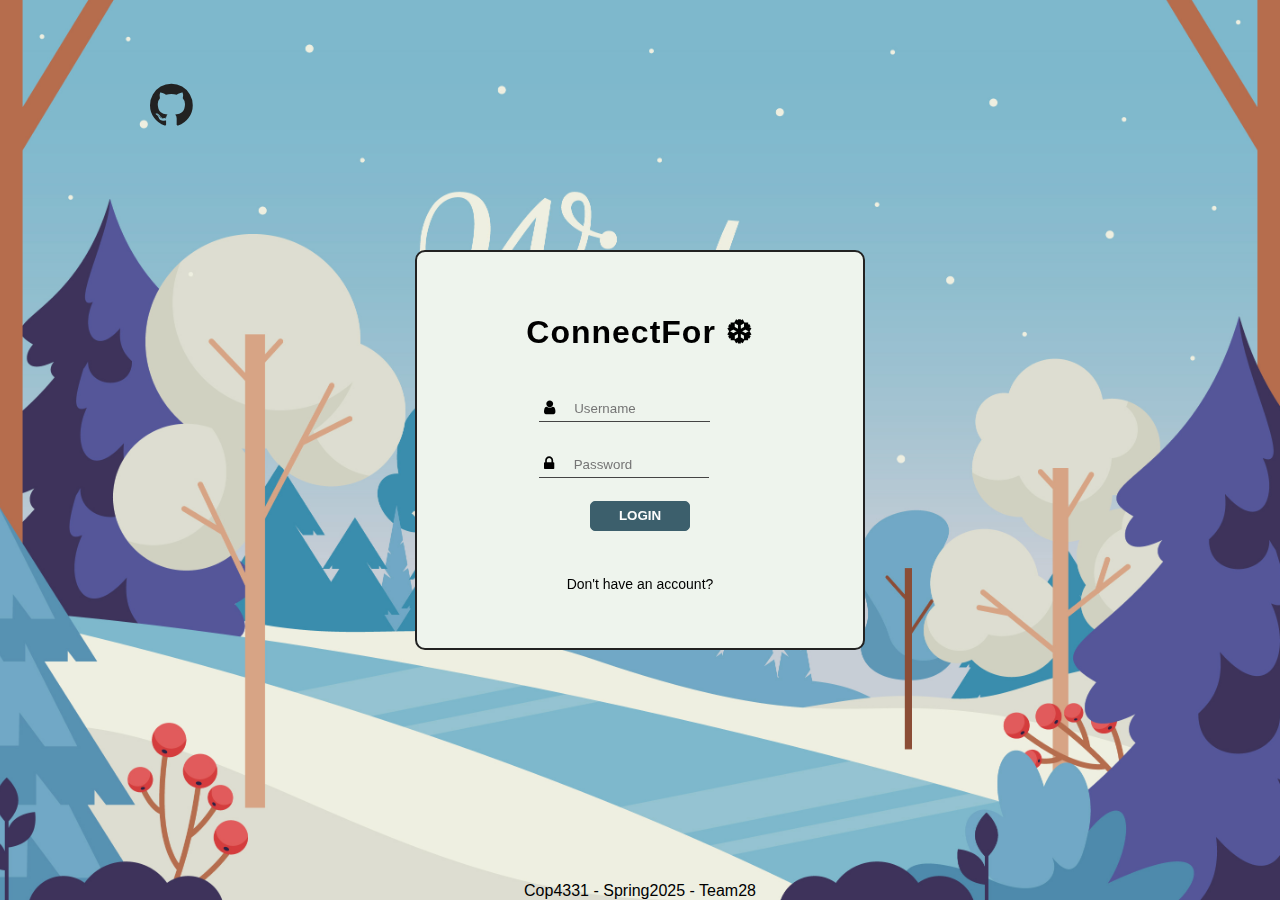
<file: index.html>
<!DOCTYPE html>

<html lang="en">
<head>
    <meta charset="UTF-8">
    <meta name="viewport" content="width=device-width, initial-scale=1.0">
    <meta name="description" content="register and login web page.">
    <title>Login-Signup</title>

    <!--fa class styles defined here-->
    <link rel="stylesheet" href="https://cdnjs.cloudflare.com/ajax/libs/font-awesome/4.7.0/css/font-awesome.min.css">
    <link rel="stylesheet" href="index.css">

    <script src="https://ajax.googleapis.com/ajax/libs/jquery/3.2.1/jquery.min.js"></script>
    <script defer src="index.js"></script>
</head>

<body>
    <header>
        <a href="https://github.com/ever4Ever11/cop4331_small_project">
        <i id="git-icon" class="fa fa-github" aria-hidden="true"></i>
        </a>
    </header>

    <main>
    <div class="noflip" id="noflip-container" >

        <form class="login front">
            <h1>ConnectFor ❆</h1>
            <div>
                <i class="fa fa-user" aria-hidden="true"></i>
                <input type="text"
                       placeholder="Username"
                       id="loginUsernameInput"
                       minlength=5
                       pattern="\w+"
                       maxlength=25
                       required />
            </div>
            <div>
                <i class="fa fa-lock" aria-hidden="true"></i>
                <input type="password"
                       placeholder="Password"
                       id="loginPasswordInput"
                       minlength=8
                       pattern="[A-Za-z0-9!@#$%^&*]+"
                       maxlength=25
                       required />
            </div>
            <button type="button" onclick="if(this.form.reportValidity()){login()}">Login</button>
            <div class="links">
                <a href="#" class="toggler">Don't have an account?</a>
            </div>
        </form>

        <form class="register back">
            <div>
                <i class="fa fa-user" aria-hidden="true"></i>
                <input type="text" 
                       placeholder="Username"
                       id="registerUsernameInput"
                       minlength=5
                       pattern="\w+"
                       maxlength=25
                       required />
            </div>
            <div>
                <i class="fa fa-address-card" aria-hidden="true"></i>
                <input type="text" 
                       placeholder="First Name"
                       id="registerFirstnameInput"
                       pattern="[A-Za-z \-]+"
                       maxlength=25
                       required />
            </div>
            <div>
                <i class="fa fa-address-card" aria-hidden="true"></i>
                <input type="text"
                       placeholder="Last Name"
                       id="registerLastnameInput"
                       pattern="[A-Za-z \-]+"
                       maxlength=25
                       required />
            </div>
            <div>
                <i class="fa fa-lock" aria-hidden="true"></i>
                <input type="password" 
                       placeholder="Password"
                       id="registerPasswordInput"
                       minlength=8
                       pattern="^(?=.*[a-z])(?=.*[A-Z])(?=.*\d)[A-Za-z\d$]{8,}$"
                       maxlength=25
                       required />
            </div>
            <button type="button" onclick="if(this.form.reportValidity()){register()}">Register</button>
            <div class="links">
                <a href="#" class="toggler">Login</a>
            </div>
        </form>
    </div>
    <div id="password-message">
        <h3>Password must contain:</h3>
        <p class="password-message-item invalid">At least
            <b>one lowercase letter</b>
        </p>
        <p class="password-message-item invalid">At least
            <b>one uppercase letter</b>
        </p>
        <p class="password-message-item invalid">At least
            <b>one number</b>
        </p>
        <p class="password-message-item invalid">Minimum
            <b>8 characters</b>
        </p>
    </div>
    </main>

    <footer>
        Cop4331 - Spring2025 - Team28
    </footer>
</body>
</html>
</file>
<file: index.css>
html,
body {
    font-family: Arial, Helvetica, sans-serif;
    display: flex;
    height: 100%;
    align-items: center;
    justify-content: center;
    color: white;
}

html {
    position: relative;
    background-image:url('background1.jpg');
    background-repeat: no-repeat;
    background-size: 100% 100vh;
    background-size: cover; 
    background-position: center; 
    background-repeat: no-repeat; 
    background-attachment: fixed; 
}

h1 {
    letter-spacing: 1px;
    margin-bottom: 30px;
    color: black;
}

input {
    padding: 5px;
    margin: 15px;
    width: 50%;
    padding: 5px;
    padding-left: 35px;
    outline: none;
    border: none;
    background: none;
    color: black;
    border-bottom: 1px solid #444;
}

button {
    outline: none;
    border: none;
    background: none;
    text-transform: uppercase;
    color: #fcfcfc;
    background: #3c5f6c;
    border: 1px solid #3c5f6c;
    border-radius: 5px;
    width: 100px;
    height: 30px;
    margin: 8px;
    font-weight: bold;
    transition: all 0.5s ease;
}

button:hover {
    cursor: pointer;
    background: #fcfcfc;
    color: #3c5f6c;
}

footer {
    position: absolute;
    bottom: 0;
    text-align: center;
    font-family: Arial, Helvetica, sans-serif;
    color:black;
  }

#git-icon {
    position: absolute;
    left: 150px;
    top: 80px;
    font-size: 50px;
    color:#222;
}

.fa {
    color: black;
    position: relative;
    right: -35px;
    transition: opacity 2s ease-in-out;
}

#noflip-container {
    margin: 0 auto;
    display: flex;
    width: 450px;
    height: 400px;
    flex-direction: column;
    align-items: center;
    justify-content: center;
    background: #eef4ed;
    padding: 20px;
    box-sizing: border-box;
    border-radius: 10px;
    border: 2px solid #222;
    perspective: 800px;
    position: relative;
    transform-style: preserve-3d;
    transition: transform 1s;
}

.flip {
    transform: rotateY(180deg);
}

.back {
    transform: rotateY(180deg);
}

.login,
.register {
    display: flex;
    flex: 1;
    flex-direction: column;
    align-items: center;
    justify-content: center;
    width: 100%;
    margin: 0;
    position: absolute;
    width: 100%;
    height: 100%;
    backface-visibility: hidden;
}

.links {
    display: flex;
    flex: 1;
    max-height: 50px;
    align-items: center;
    justify-content: center;
    flex-direction: column;
    font-size: 14px;
    width: 100%;
}

.links a {
    text-decoration: none;
    color: black;
    padding: 5px;
}

.links a:hover {
    text-decoration: underline;
}

.login .links{
    padding-top: 20px;
}

.flip .login .fa {
    opacity: 0;
    transition: opacity .2s ease-in-out;
}
/*password validation*/
/* The message box */
#password-message {
    display: none;
    background: #eef4ed;
    border-radius: 10px;
    border: 2px solid #222;
    color: #000;
    position: relative;
    padding: 20px;
    margin-top: 10px;
    text-align: center;
}

#password-message h3 {
    font-family: Arial, Helvetica, sans-serif;
    font-size: 15px;
    margin-top: 0;
    text-transform: uppercase;
}

#password-message p {
    margin: 5px 0;
}
.valid {
    color: green;
}

.valid:before {
    position: relative;
    left: -10px;
    content: "✔";
}

.invalid {
    color: red;
}

.invalid:before {
    position: relative;
    left: -10px;
    content: "✖";
}

/* Error message style */
.error-msg {
    font-family: Arial, Helvetica, sans-serif;
    color: red;
    font-size: 10px;
    margin-top: 4px;
}
</file>
